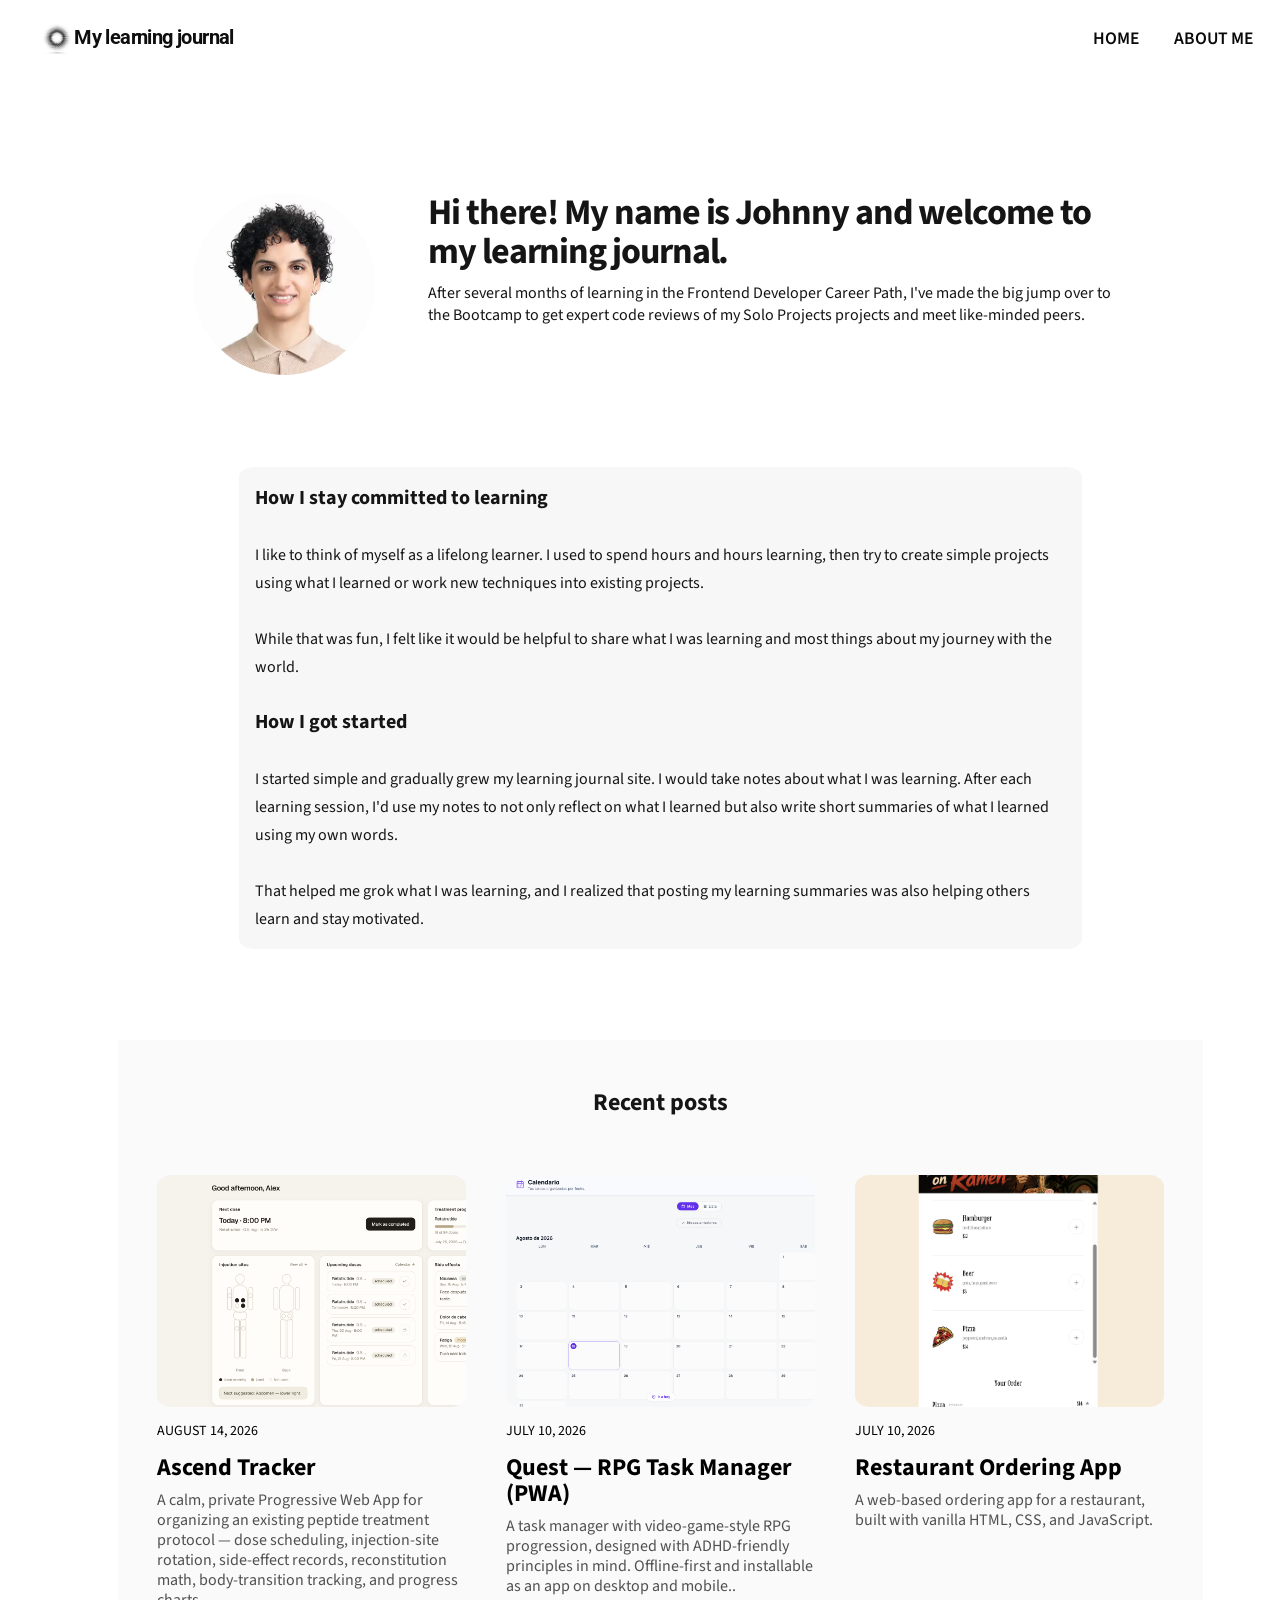
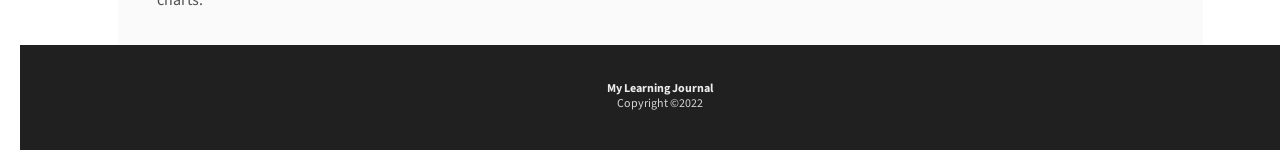
<file: about.html>
<!DOCTYPE html>

<html lang="en">
    <head>
        <meta charset="UTF-8">
        <title>My Learning Journal</title>
        <link rel="stylesheet" href="styles.css">
        <meta name="viewport" content="width=device-width, initial-scale=1.0">
        <link rel="preconnect" href="https://fonts.googleapis.com">
<link rel="preconnect" href="https://fonts.gstatic.com" crossorigin>
<link href="https://fonts.googleapis.com/css2?family=Source+Sans+3:ital,wght@0,200..900;1,200..900&display=swap" rel="stylesheet">
<link rel="preconnect" href="https://fonts.googleapis.com">
<link rel="preconnect" href="https://fonts.gstatic.com" crossorigin>
<link href="https://fonts.googleapis.com/css2?family=Roboto:ital,wght@0,100..900;1,100..900&display=swap" rel="stylesheet">
    </head>
    <body class="about-html">
            <div class="father">
                <header> 
                    <div class="logo">
                        <img src="./images/header-logo.jpg" width="23px" height="23px" ><a href="./index.html">My learning journal</a>
                    </div>
                        <nav class="menu">
                            <li><a href="./index.html">HOME</a></li>
                            <li><a href="#">ABOUT ME</a></li>
                        </nav>
                </header>
                <div class="about-hero">
                    <hero>
                        <img src="./images/about-portrait.png" width="182px" height="182px">
                            <div class="hero-text">
                                <h1>Hi there! My name is Johnny and welcome to my <br class="hide">learning journal.</h1>
                                <p>After several months of learning in the Frontend Developer Career Path, I've made the big jump over to the Bootcamp to get expert code reviews of my Solo Projects projects and meet like-minded peers.</p>
                            </div>
                    </hero>
                </div>

            <main>
        <section class="blog">
            <div class="highlight">
                <p>
                    <span class="bold">How I stay committed to learning</span><br><br>
                    <span class="blog-font">
                        I like to think of myself as a lifelong learner. I used to spend hours and hours learning, then try to create simple projects using what I learned or work new techniques into existing projects.
                        <br><br>
                        While that was fun, I felt like it would be helpful to share what I was learning and most things about my journey with the world.
                        <br><br>
                    </span>
                </p>

                <p>
                    <span class="bold">How I got started</span><br><br>
                    <span class="blog-font">
                        I started simple and gradually grew my learning journal site. I would take notes about what I was learning. After each learning session, I'd use my notes to not only reflect on what I learned but also write short summaries of what I learned using my own words.
                        <br><br>
                        That helped me grok what I was learning, and I realized that posting my learning summaries was also helping others learn and stay motivated.
                    </span>
                </p>
            </div>
        </section>




        <!-- Grid blogs -->

                <span class="recent-posts"><p>Recent posts</p></span>

                <section class="blog-grid" id="blog-grid">

                
                </section>

                <button class="view-more" id="view-btn">View More</button>

            </main> 

            <footer>
                <p>My Learning Journal
                <br><span>Copyright ©2022</span></br></p>
            </footer>

                <script src="about.js" type="module"></script>
        </div>
    </body>
</html>
</file>
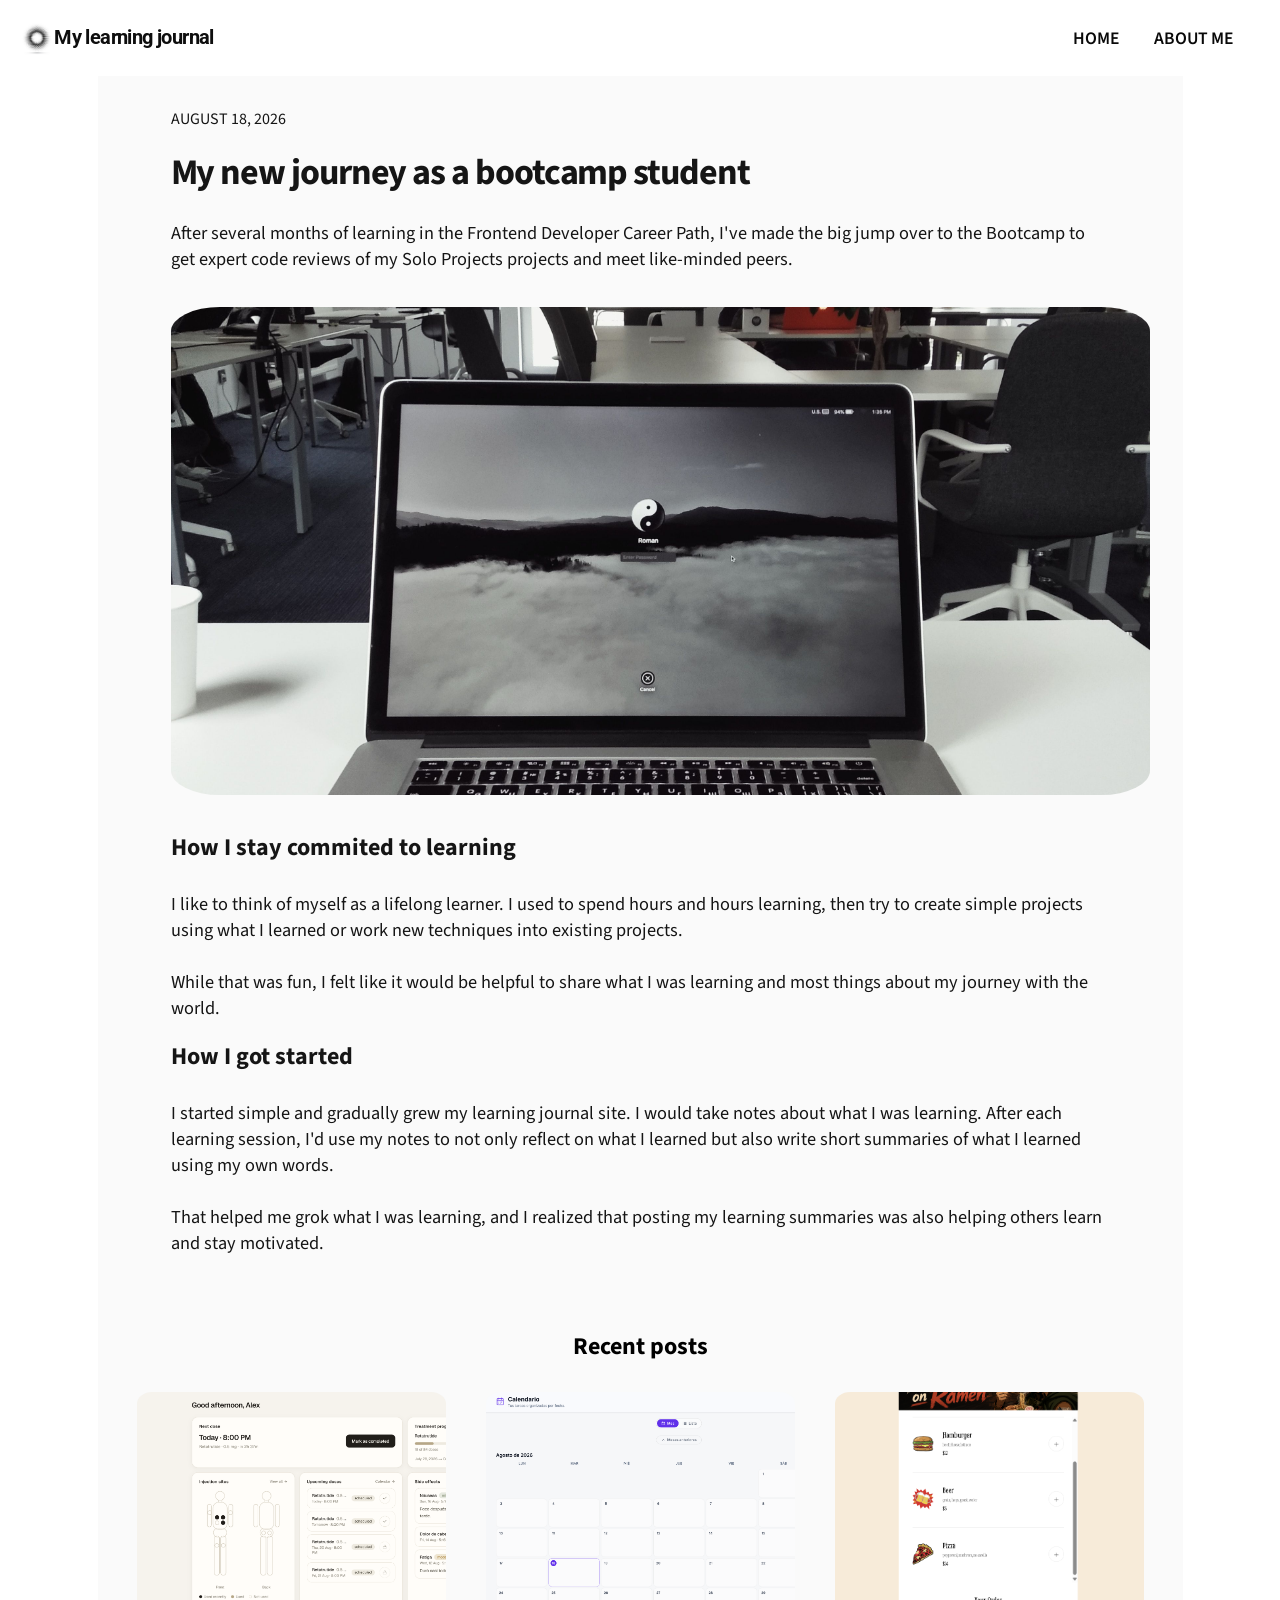
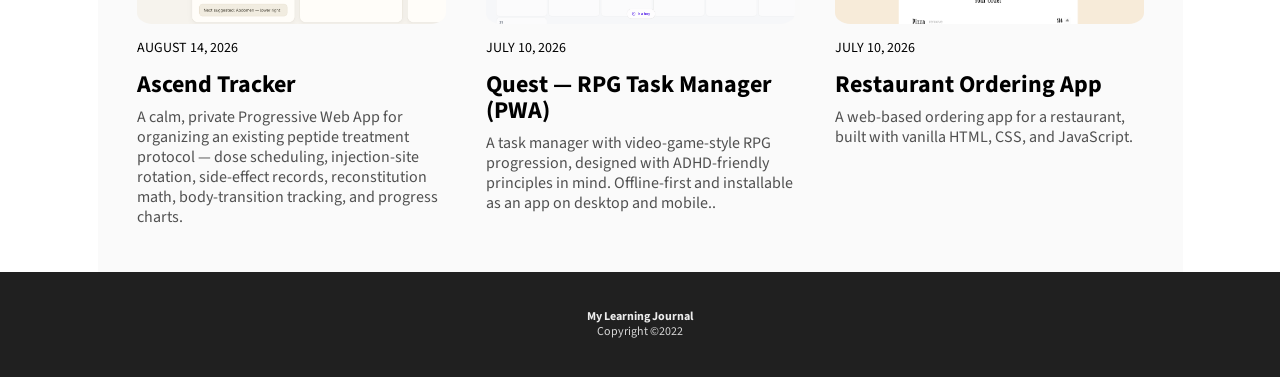
<file: hero.html>
<!DOCTYPE html>

<html lang="en">
    <head>
        <meta charset="UTF-8">
        <title>My Learning Journal</title>
        <link rel="stylesheet" href="styles.css">
        <meta name="viewport" content="width=device-width, initial-scale=1.0">
        <link rel="preconnect" href="https://fonts.googleapis.com">
<link rel="preconnect" href="https://fonts.gstatic.com" crossorigin>
<link href="https://fonts.googleapis.com/css2?family=Source+Sans+3:ital,wght@0,200..900;1,200..900&display=swap" rel="stylesheet">
<link rel="preconnect" href="https://fonts.googleapis.com">
<link rel="preconnect" href="https://fonts.gstatic.com" crossorigin>
<link href="https://fonts.googleapis.com/css2?family=Roboto:ital,wght@0,100..900;1,100..900&display=swap" rel="stylesheet">
    </head>
    <body class="hero-html">
        <header> 
            <div class="logo">
                <img src="./images/header-logo.jpg" width="23px" height="23px" ><a href="./index.html">My learning journal</a>
            </div>
                <nav class="menu">
                    <li><a href="./index.html">HOME</a></li>
                    <li><a href="./about.html">ABOUT ME</a></li>
                </nav>
        </header>
       <main>

    <section class="blog">
        <p class="date">AUGUST 18, 2026</p>
        <h1>My new journey as a <br class="mobile-break">bootcamp student</h1>
        <p><span class="blog-font">After several months of learning in the Frontend Developer Career Path, I've made the big jump over to the Bootcamp to get expert code reviews of my Solo Projects projects and meet like-minded peers.</span></p>

        <img src="./images/hero.jpg" width="374px" height="191">

        <p><span class="bold">How I stay commited to learning</span><br><span class="blog-font"><br>I like to think of myself as a lifelong learner. I used to spend hours and hours learning, then try to create simple projects using what I learned or work new techniques into existing projects.<br><br>
        While that was fun, I felt like it would be helpful to share what I was learning and most things about my journey with the world.</p></span><br>
         <p><span class="bold">How I got started</span><br><span class="blog-font"><br>I started simple and gradually grew my learning journal site. I would take notes about what I was learning. After each learning session, I'd use my notes to not only reflect on what I learned but also write short summaries of what I learned using my own words.<br><br>That helped me grok what I was learning, and I realized that posting my learning summaries was also helping others learn and stay motivated.</span></p>

        
    </section>




<!-- Grid blogs -->

        <p class="recent-posts">Recent posts</p>

        <section class="blog-grid" id="blog-grid">

        
        </section>

        <button class="view-more" id="view-btn">View More</button>

       </main> 

       <footer>
        <p>My Learning Journal
        <br><span>Copyright ©2022</span></br></p>
       </footer>

        <script src="hero.js" type="module"></script>

    </body>
</html>
</file>
<file: styles.css>
body{
    width: 100%;
    margin: 0;
}

main{
    width: 100%;
    max-width: 25.875rem;
    margin: 0 auto;
}

/* mobile screen version */

header{
    display: flex;
    justify-content: space-between;
    align-items: center;
    box-sizing: border-box;
    padding: 1.3125rem 1.5rem 1.3125rem 1.25rem;
    background-color: white;
  
}

nav, a, .logo{
    display: flex;
    flex-direction: row;
    list-style: none;
    text-decoration: none;
    align-items: center;
}

.logo{
    display: flex;
}

.logo a{
    color: #0E0E0E;
    font-family: "Roboto";
    font-weight: bold;
    font-size: 0.846875rem;
    letter-spacing: -0.03em;
    line-height: 1.082;
}

nav, .menu a{
    font-family: "Source Sans 3", sans-serif;
    font-size: .75rem;
    font-weight: 600;
    gap: 1.9375rem;
    color: #090909;
}

nav, .menu a:hover{
    transform: scale(1.1);
    color: #505050;
}

header img{
    object-fit: cover;
}

/* Hero section */

.hero{
    position: relative;
    overflow: hidden;
    display: flex;
    flex-direction: column;
    align-items: flex-start;
    justify-content: flex-end;
    width: 25.875rem;
    height: 18.25rem;
    padding: 5.4375rem 1.25rem 1.5625rem 1.25rem;
    box-sizing: border-box;
    gap: 0.5rem;
    margin-bottom: 2.125rem;
    cursor: pointer;
    
}

.hero-video{
    position: absolute;
    top: 0;
    left: 0;
    width: 100%;
    height: 100%;
    object-fit: cover;
    z-index: 0;
}

.hero .subtext, h1, p, .date{
    font-family: "Source Sans 3", sans-serif;
    color: #FFFFFF;
    margin: 0;
    
}
/* 
liquid glass mobile hero */

.inner-text{
    position: relative;
    z-index: 1;
    padding: 0.3rem;
    background: rgba(255, 255, 255, 0.2);
    backdrop-filter: blur(20px);
    -webkit-backdrop-filter: blur(20px); /* necesario para Safari */
    border: 1px solid rgba(255, 255, 255, 0.25);
    border-radius: 20px;
    box-shadow: 0 8px 32px rgba(254, 254, 255, 0.37);
    }

.hero .subtext{
    font-size: 1rem;
    font-weight: 400;
    color: white;
    padding: 0.3rem;
    border-radius: 3%;
    margin-top: 10px;
}

.hero .date{
    font-size: 0.75rem;
    font-weight: 400;
    padding-top: 0.50em;
}

.hero h1{
    font-size: 2rem;
    font-weight: bold;
    line-height: 1.082em;
    color: rgb(244, 244, 244);

}

.hero p{
    font-size: 1rem;
}

/* Grid */

main{
    background-color: #FAFAFA;
}

.blog-grid{
    display: grid;
    justify-content: center;
}

/* quitar margen texto de cards */
.card h2, p{
    margin: 0px;
}

.card{
    display: flex;
    flex-direction: column;
    font-family: "Source Sans 3", sans-serif;
    box-sizing: border-box;
    margin-bottom: 2.5625rem;
    margin-left: 1.25rem;
    margin-right: 1.25rem;
}

.card img{
    object-fit: cover;
    border-radius: 5%;
    
}

.card .date{
    font-size: 0.8856rem;
    margin-top: 0.875rem;
    margin-bottom: 0.5625rem;
    box-sizing: border-box;
    color: #000000;
    font-weight: 400;
}

.card h2{
    font-size: 1.5rem;
    line-height: 1.082em;
    font-weight: bold;
    margin-bottom: 0.5625rem;
}

.card .subtext{
    font-size: 1rem;
    font-weight: 400;
    color: #505050;
    line-height: 1.25em;
}

/* view more btn */

.view-more{
    font-family: "Source Sans 3";
    color: #000000;
    font-weight: bold;
    font-size: 0.885625rem;
    text-decoration: underline;
    cursor: pointer;
    display: flex;
    margin-top: -0.7em;
    margin-left: auto;
    margin-right: auto;
    padding-bottom: 2.6875rem;
    border: none;
    background: none;
}

.view-more:hover{
    transform: scale(1.04);
    color: #505050;
}

/* footer */
footer{
    background-color: #202020;
    display: flex;
    justify-content: center;
    align-items: center;
    text-align: center;
    height: 6.5625rem;
  

    

}

footer p{
    font-size: 0.75rem;
    color: #ececec;
    font-weight: bold;
    line-height: 1.082em;
    
}

footer span{
    color:#D7D7D7;
    font-weight: 400;
    line-height: 1.25em;
}

/* hero.html mobile screen*/
.recent-posts{
    color: #000000;
    font-weight: bold;
    font-size: 1rem;
    text-align: center;
    margin-bottom: 1.6875rem;

}

.mobile-break{
    display: inline;
}

.blog{
    display: flex;
    flex-direction: column;
    padding: 2rem 1.25rem 3.1875rem 1.25rem;
}

.blog, p, h1{
    color: #151515;
    margin: 0;
}

.blog .blog-font{
    font-size: 1rem;
}

.blog .bold{
    font-weight: bold;
    font-size: 1rem;
}

.blog h1{
    line-height: 1.082em;
    font-weight: bold;
    font-size: 2rem;
    margin-bottom:1.4rem;
    letter-spacing: -0.03em;
    
}


.blog .date{
    color: #151515;
    font-weight: 400;
    font-size: 0.75rem;
    margin-bottom: 1.5rem;
}

.blog img{
    object-fit: cover;
    border-radius: 3%;
    margin: 2.1875rem 0;
}

/* about html mobile screen */

/* hero text and img */

.father{
    background-color: white;
}

.about-html .blog{
    background-color: white;
    padding-top: 0;
}

.about-html{
    padding: 0 20px;
}


.about-html .about-hero img{
    width: 182px;
    height: 182px;
    margin-bottom: 27px;
    margin-top: 26px;
    margin-left: 20px;
    border-radius: 50%;
}

.about-html .about-hero{
    max-width: 1080px;
    margin: 0 auto;
}

.about-html .about-hero h1{
    font-size: 2.1775rem;
    line-height: 1.082em;
    letter-spacing: -0.03em;
    margin-bottom: 1rem;
    padding-right: 42.78px;
    margin-left: 20px;
  
    
}

.about-hero p{
    padding-left: 1.25rem;
    padding-right: 1.25rem;
    margin-bottom: 3.125rem;
    font-size: 1rem;
   
}

.about-html .about-hero .hide{
    display: none;
}


.about-html .highlight{
    background-color: #f7f7f7;
    padding: 1.06rem;
    border-radius: 2%;
    margin-bottom: 40px;
}


.about-html .blog{
    padding-bottom: 0;
    margin-bottom: 2.8125rem;
}

.about-html .recent-posts p{
    margin-bottom: 1.6875rem;
}

.about-html .view-more{
    display: none;
}

.about-html .card{
    margin-bottom: 3.5rem;
}

/* Desktop screen size */

@media (min-width: 1080px){

    main{
        max-width: 1085px;
    }


/* header */

header{
    padding-right: 53px;
}

header nav a {
    font-size: 1rem;
    font-weight: 600;
}

/* texto nav */

    .menu a{
        font-size: 1rem;
    }

    .menu a:hover{
        transform: scale(1.03);
        color:#505050;
    }

    .logo img{
        height: 2.140625rem;
        width: 2.140625rem;
    }

    .logo a{
        font-size: 1.2525rem;
    }

/* texto hero */
    .hero{
        width: 1085px;
        height: 488px;
        padding: 0 0 3.7043rem 3.3125rem;
        cursor: pointer;
        
    }

    .hero .inner-text{
     /* width: 657px; */
     position: relative;
     z-index: 1;
     height: 11em;
     width: 41.0625rem;
     padding: 0.625rem;

    background: rgba(255, 255, 255, 0.2);
    backdrop-filter: blur(20px);
    -webkit-backdrop-filter: blur(20px); /* necesario para Safari */
    border: 1px solid rgba(255, 255, 255, 0.25);
    border-radius: 20px;
    box-shadow: 0 8px 32px rgba(31, 38, 135, 0.37);
    }

    .hero .date{
    font-size: 1rem;
    font-weight: 400;
    margin-bottom: 0.5625rem;
    }

    .hero h1{
    font-size: 2.5rem;
    letter-spacing: -0.03em;
    display: flex;
    margin-bottom: 0.6081rem;
    }

    .gradient-text {
    background: linear-gradient(90deg, orange, white);
    -webkit-background-clip: text;
    background-clip: text;
    color: transparent;
}

   .hero .subtext{
    font-size: 1rem;
    font-weight: 400;
    margin-bottom: 3.704375rem;
    }

    .hero{
        margin-bottom: 0px;
    }


    /* hero.html desktop screen*/

    .blog{
        padding-bottom: 4.5625rem;
    }

    .hero-html .blog, p h1{
       padding-left: 73px;
       padding-right: 73px;
    }

    .mobile-break{
        display: none;
    }

    .blog .date{
        font-size: 1rem;
        color: #151515;
        margin-bottom: 24px;

    }

    .blog h1{
        font-size: 2.25rem;
        margin-bottom: 1.6875rem;
    }

    .blog img{
        width: 979px;
        height: 488px;
        border-radius: 5%;
        display: flex;
        justify-content: center;
        margin-left: auto;
        margin-right: auto;
    }


    .blog .bold{
        font-size: 1.5rem;
    }

     .blog .blog-font{
        font-size: 1.143125rem;
        
    }

   
    .hero-html .recent-posts{
        font-size: 1.5rem;
        margin: 0;
     
    }

    .hero-html .blog-grid{
        padding-top: 1.75rem;
    }

    .hero-html .view-more{
        display: none;
    }




    


/* about-html desktop size */


.about-html hero{
    display: flex;
    padding: 5.6875rem 3.3125rem 0 3.3125rem;
    align-items: center;
    
}

/* text */

.about-html .about-hero h1{
    color: #151515;
    font-size: 2.25rem;
    letter-spacing: -0.03em;
    line-height: 1.082;
    margin-bottom: 0.625rem;
}

.about-html .hero-text{
    display: flex;
    flex-direction: column;
}


.about-html .blog{
    padding: 4.0625rem 7.5625rem 3.1875rem 7.5625rem;
    font-size: 20px;
}

.blog-html, .highlight{
    width: fit-content;
    background-color: #f6f6f6;
    padding: 1em 1.5em;
    border-radius: 2%;
}

.about-html .blog .blog-font{
    font-size: 1rem;
    

}

.about-html .blog .bold{
    font-size: 1.25rem;
    
}

/* image */

.about-hero img{
    border-radius: 50%;
    display: flex;
    margin-right: 33px;
}

.blog-html, .recent-posts{
    font-size: 1.5rem;
    display: flex;
    justify-content: center;
    margin-bottom: 28px;
}

.about-html .blog-grid{
    padding-top: 0;
    padding-bottom: 1.3rem;
}

.blog-html, .view-more{
    display: none;
}


/* grid template */


.blog-grid{

    grid-template-columns: repeat(3, 1fr);
    grid-template-rows: 1fr;
    box-sizing: border-box;
    padding: 53px 53px 46px 53px;
    row-gap: 26px;


    }

    .card{
        width: 309px;
        height: 393px;
        
    }

    .card img{
        width: 100%;
        min-height: 232px;
    }

    .card img:hover{
        transform: scale(1.01);
    }


/* card text */

.card .date{
    font-size: 0.875rem;
    margin-top: 0.875rem;
    margin-bottom: 14px;
  
}

.card h2{
    margin-bottom: 9px;
}

.view-more{
    margin-top: -2.875rem;
}

}
</file>
